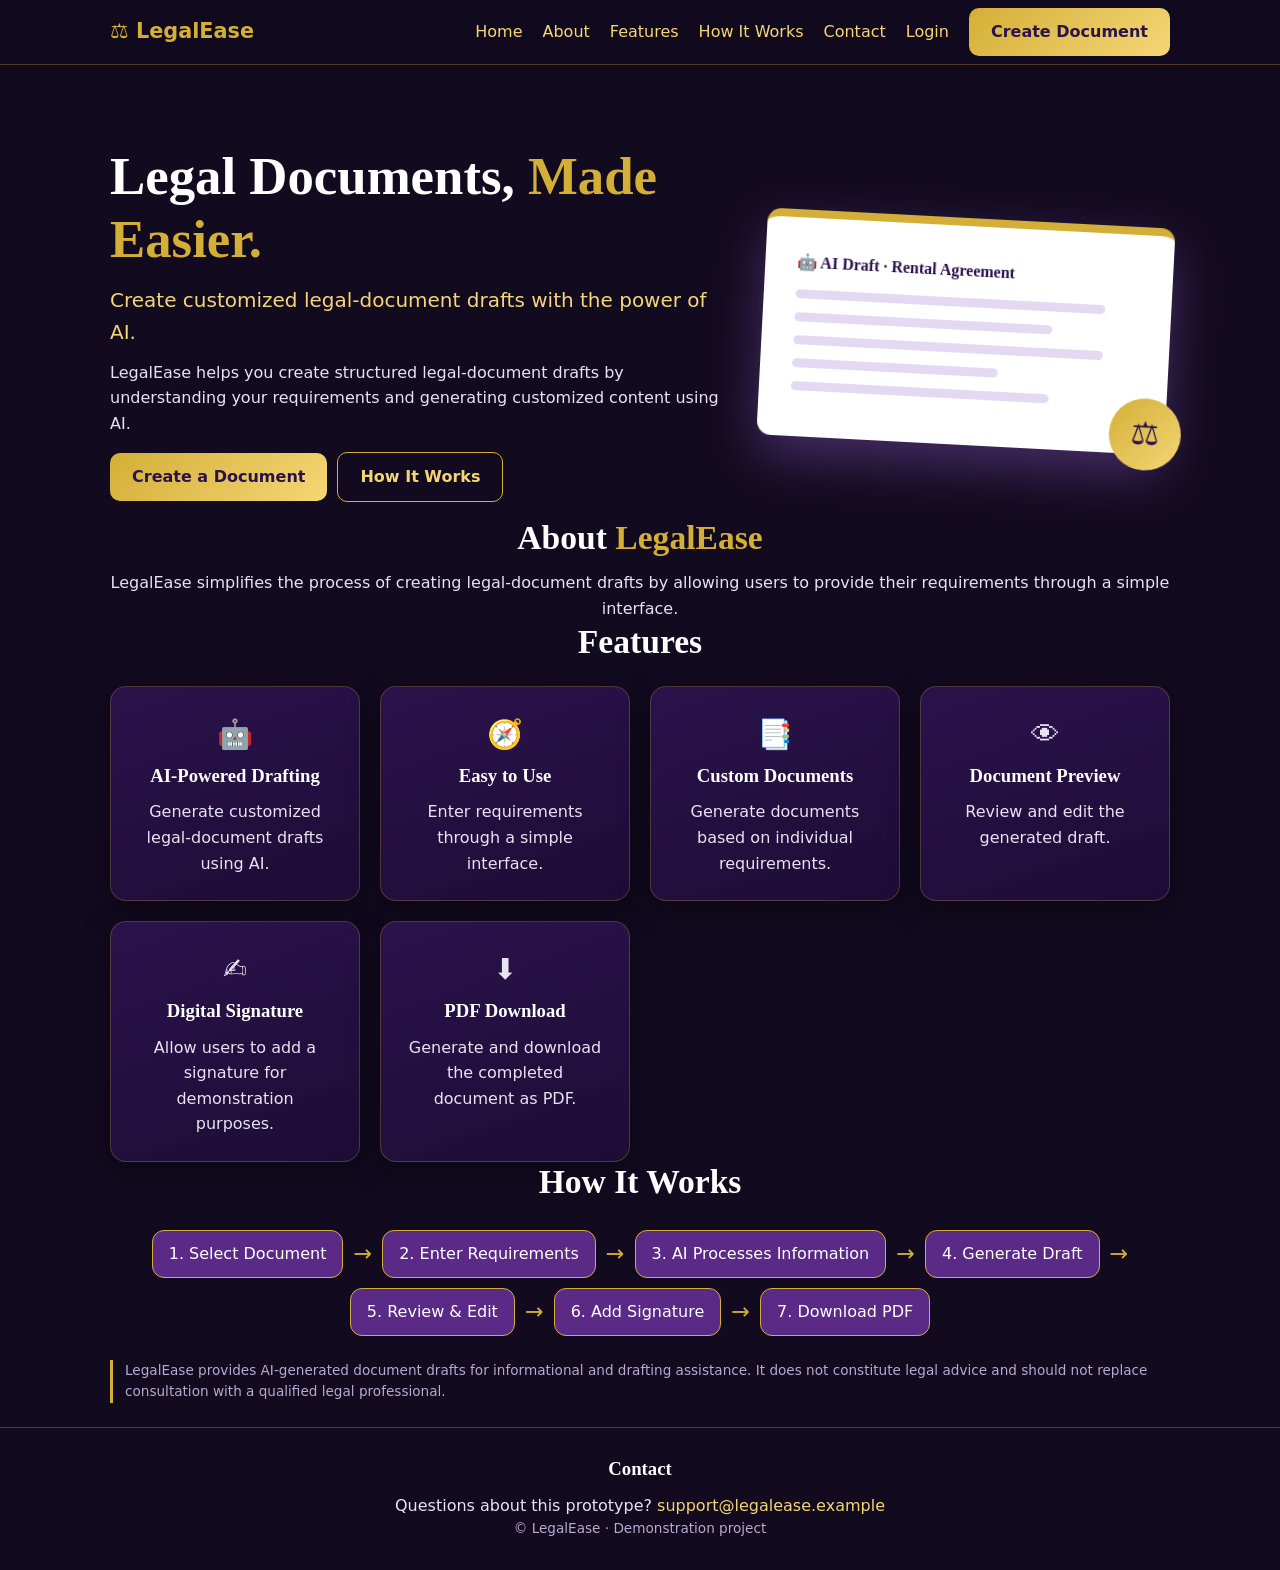
<file: index.html>
<!DOCTYPE html>
<html lang="en">
<head>
  <meta charset="UTF-8">
  <meta name="viewport" content="width=device-width, initial-scale=1.0">
  <title>LegalEase – Legal Documents, Made Easier</title>
  <link rel="stylesheet" href="style.css">
</head>
<body data-page="home">
  <header class="nav">
    <div class="wrap">
      <a class="logo" href="#home">⚖ LegalEase</a>
      <nav aria-label="Main">
        <a href="#home">Home</a><a href="#about">About</a><a href="#features">Features</a>
        <a href="#how">How It Works</a><a href="#contact">Contact</a>
        <a class="keep" href="pages/login.html">Login</a>
        <a class="btn keep" href="pages/create-document.html">Create Document</a>
      </nav>
    </div>
  </header>

  <main id="home">
    <section class="wrap hero">
      <div class="fade">
        <h1>Legal Documents, <span class="gold">Made Easier.</span></h1>
        <p class="lead">Create customized legal-document drafts with the power of AI.</p>
        <p>LegalEase helps you create structured legal-document drafts by understanding your requirements and generating customized content using AI.</p>
        <div class="bar">
          <a class="btn" href="pages/create-document.html">Create a Document</a>
          <a class="btn ghost" href="#how">How It Works</a>
        </div>
      </div>
      <div class="paper" aria-hidden="true">
        <b>🤖 AI Draft · Rental Agreement</b>
        <i class="w90"></i><i class="w75"></i><i class="w90"></i><i class="w60"></i><i class="w75"></i>
        <div class="seal">⚖</div>
      </div>
    </section>

    <section id="about" class="wrap center">
      <h2>About <span class="gold">LegalEase</span></h2>
      <p>LegalEase simplifies the process of creating legal-document drafts by allowing users to provide their requirements through a simple interface.</p>
    </section>

    <section id="features" class="wrap center">
      <h2>Features</h2>
      <div class="grid">
        <article class="card"><div class="icon">🤖</div><h3>AI-Powered Drafting</h3><p>Generate customized legal-document drafts using AI.</p></article>
        <article class="card"><div class="icon">🧭</div><h3>Easy to Use</h3><p>Enter requirements through a simple interface.</p></article>
        <article class="card"><div class="icon">📑</div><h3>Custom Documents</h3><p>Generate documents based on individual requirements.</p></article>
        <article class="card"><div class="icon">👁</div><h3>Document Preview</h3><p>Review and edit the generated draft.</p></article>
        <article class="card"><div class="icon">✍</div><h3>Digital Signature</h3><p>Allow users to add a signature for demonstration purposes.</p></article>
        <article class="card"><div class="icon">⬇</div><h3>PDF Download</h3><p>Generate and download the completed document as PDF.</p></article>
      </div>
    </section>

    <section id="how" class="wrap center">
      <h2>How It Works</h2>
      <div class="steps">
        <div class="step"><span>1. Select Document</span></div>
        <div class="step"><span>2. Enter Requirements</span></div>
        <div class="step"><span>3. AI Processes Information</span></div>
        <div class="step"><span>4. Generate Draft</span></div>
        <div class="step"><span>5. Review &amp; Edit</span></div>
        <div class="step"><span>6. Add Signature</span></div>
        <div class="step"><span>7. Download PDF</span></div>
      </div>
    </section>

    <section class="wrap"><p class="disclaimer" data-disclaimer></p></section>
  </main>

  <footer id="contact">
    <div class="wrap">
      <h3>Contact</h3>
      <p>Questions about this prototype? <a href="mailto:support@legalease.example">support@legalease.example</a></p>
      <p class="help">© LegalEase · Demonstration project</p>
    </div>
  </footer>
  <script src="script.js"></script>
</body>
</html>
</file>
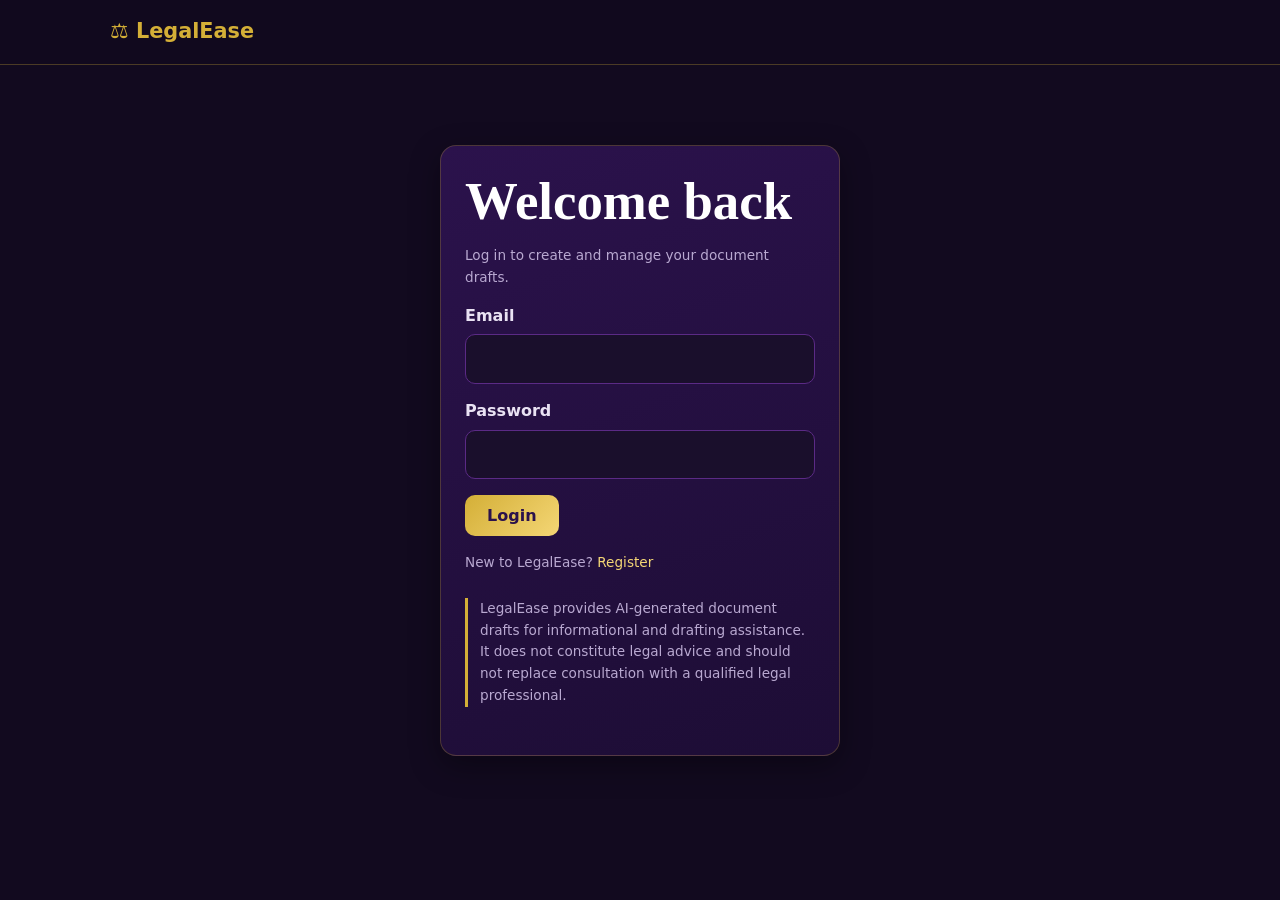
<file: create-document.html>
<!DOCTYPE html>
<html lang="en">
<head>
  <meta charset="UTF-8">
  <meta name="viewport" content="width=device-width, initial-scale=1.0">
  <title>Create Document – LegalEase</title>
  <link rel="stylesheet" href="../style.css">
</head>
<body data-page="create">
  <main class="wrap">
    <h1>Create a <span class="gold">Document</span></h1>
    <p class="help">Choose a document type, enter your requirements, and LegalEase will draft it for you.</p>
    <p id="page-msg" class="msg" role="alert" hidden></p>
    <div id="types" class="grid"></div>

    <form id="doc-form" class="card" novalidate hidden>
      <h2 id="form-title"></h2>
      <div id="fields"></div>
      <p id="form-msg" class="msg" role="alert" hidden></p>
      <div class="bar"><button class="btn" id="generate-btn" type="submit">Generate Draft</button></div>
    </form>

    <p class="disclaimer" data-disclaimer></p>
  </main>

  <div id="overlay" class="overlay" role="status" hidden>
    <div class="spinner"></div>
    <p>🤖 LegalEase is preparing your document…</p>
  </div>
  <script src="../script.js"></script>
</body>
</html>
</file>
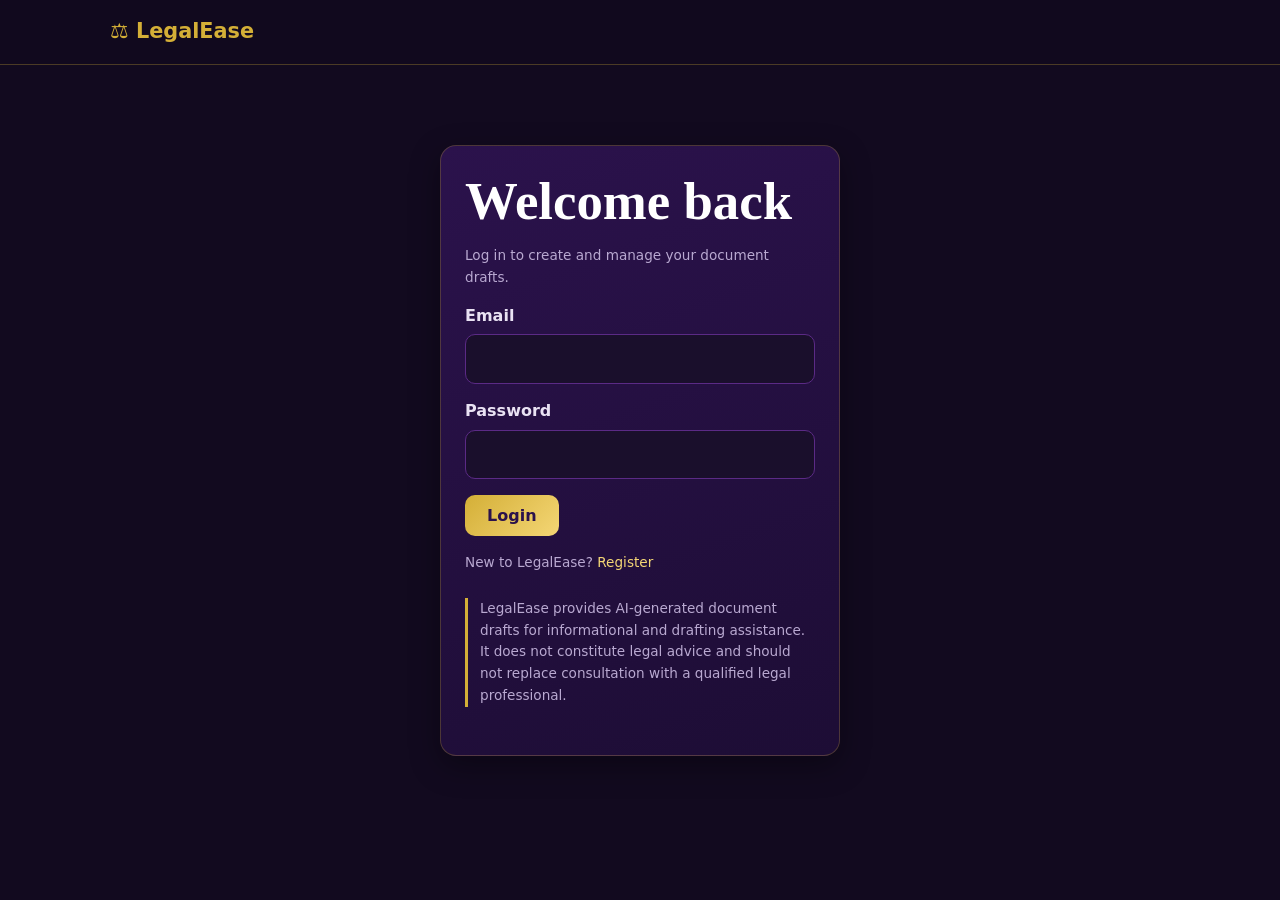
<file: dashboard.html>
<!DOCTYPE html>
<html lang="en">
<head>
  <meta charset="UTF-8">
  <meta name="viewport" content="width=device-width, initial-scale=1.0">
  <title>Dashboard – LegalEase</title>
  <link rel="stylesheet" href="../style.css">
</head>
<body data-page="dashboard">
  <main class="wrap">
    <h1>Welcome to <span class="gold">LegalEase</span></h1>
    <div class="bar">
      <a class="btn" href="create-document.html">+ Create New Document</a>
      <input id="search" type="search" placeholder="Search documents…" aria-label="Search documents">
    </div>
    <p id="page-msg" class="msg" role="alert" hidden></p>
    <h2>Recent Documents</h2>
    <div class="scroll">
      <table class="tbl">
        <thead><tr><th>Document Name</th><th>Type</th><th>Status</th><th>Date</th><th>Action</th></tr></thead>
        <tbody id="doc-rows"></tbody>
      </table>
    </div>
    <p id="empty" class="help" hidden>No documents found. Create your first one!</p>
    <p class="disclaimer" data-disclaimer></p>
  </main>
  <script src="../script.js"></script>
</body>
</html>
</file>
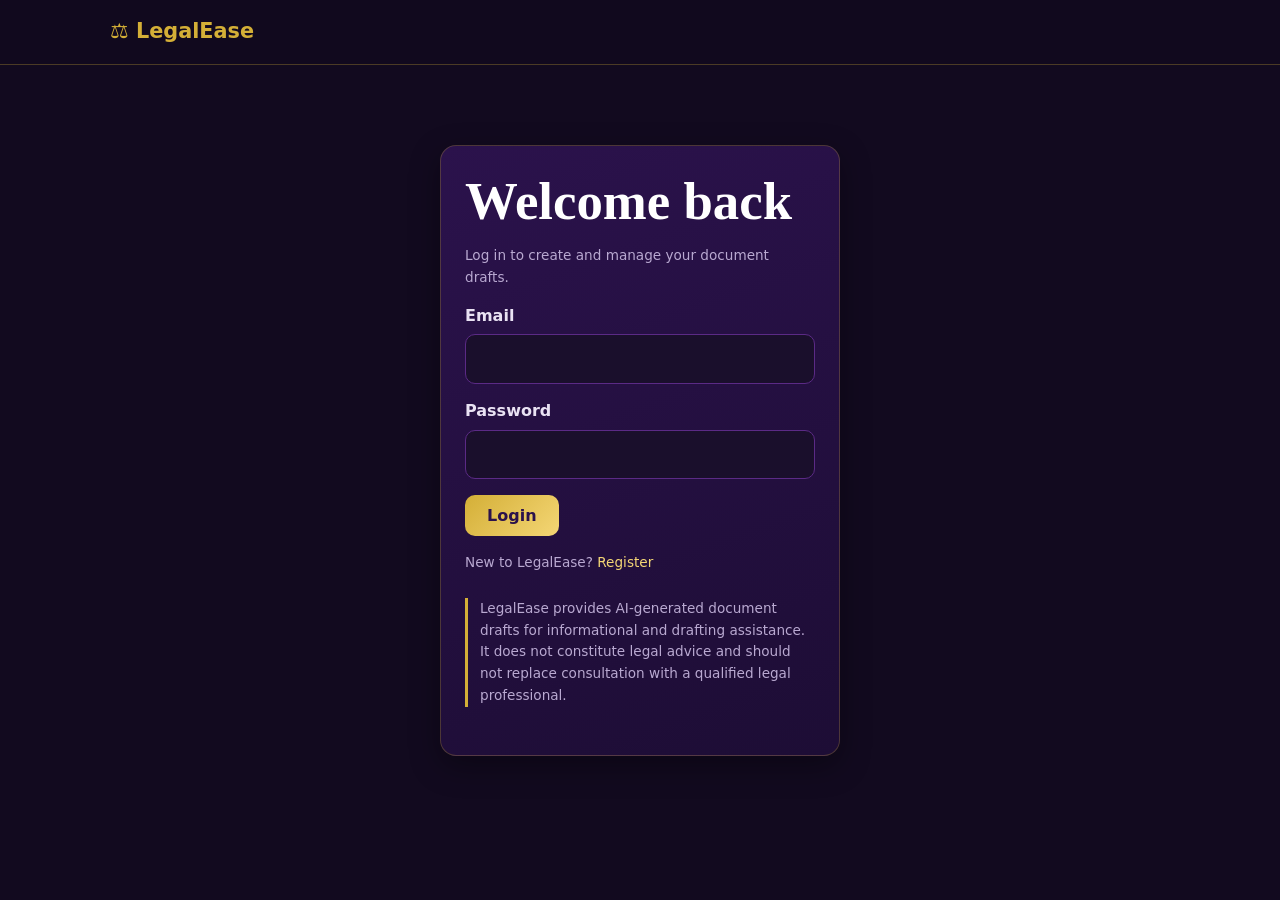
<file: document-preview.html>
<!DOCTYPE html>
<html lang="en">
<head>
  <meta charset="UTF-8">
  <meta name="viewport" content="width=device-width, initial-scale=1.0">
  <title>Document Preview – LegalEase</title>
  <link rel="stylesheet" href="../style.css">
</head>
<body data-page="preview">
  <main class="wrap">
    <h1 id="doc-title">Document</h1>
    <span id="doc-status" class="badge draft">draft</span>

    <div class="bar">
      <button class="btn ghost" id="edit-btn" type="button">✏ Edit</button>
      <button class="btn ghost" id="save-btn" type="button" disabled>💾 Save</button>
      <button class="btn ghost" id="regen-btn" type="button">↻ Regenerate</button>
      <button class="btn ghost" id="sign-btn" type="button">✍ Sign</button>
      <button class="btn" id="pdf-btn" type="button">⬇ Download PDF</button>
    </div>
    <p id="page-msg" class="msg" role="alert" hidden></p>

    <article class="sheet">
      <textarea id="doc-content" aria-label="Document content" readonly></textarea>
      <div id="sig-box" hidden>
        <img id="sig-img" alt="Your signature">
        <p id="sig-caption" class="help"></p>
      </div>
    </article>

    <p class="help">The signature feature is a demonstration only and is not guaranteed to be legally valid in every jurisdiction.</p>
    <p class="disclaimer" data-disclaimer></p>
  </main>

  <dialog id="sig-dialog" aria-labelledby="sig-heading">
    <h2 id="sig-heading">Draw your signature</h2>
    <p class="help">Demonstration e-signature. Use your mouse or finger.</p>
    <canvas id="sig-canvas" width="400" height="150"></canvas>
    <p id="sig-msg" class="msg" role="alert" hidden></p>
    <div class="bar">
      <button class="btn ghost" id="sig-clear" type="button">Clear</button>
      <button class="btn" id="sig-save" type="button">Save signature</button>
      <button class="btn ghost" id="sig-cancel" type="button">Cancel</button>
    </div>
  </dialog>

  <div id="overlay" class="overlay" role="status" hidden>
    <div class="spinner"></div>
    <p id="overlay-text">Working…</p>
  </div>
  <script src="../script.js"></script>
</body>
</html>
</file>
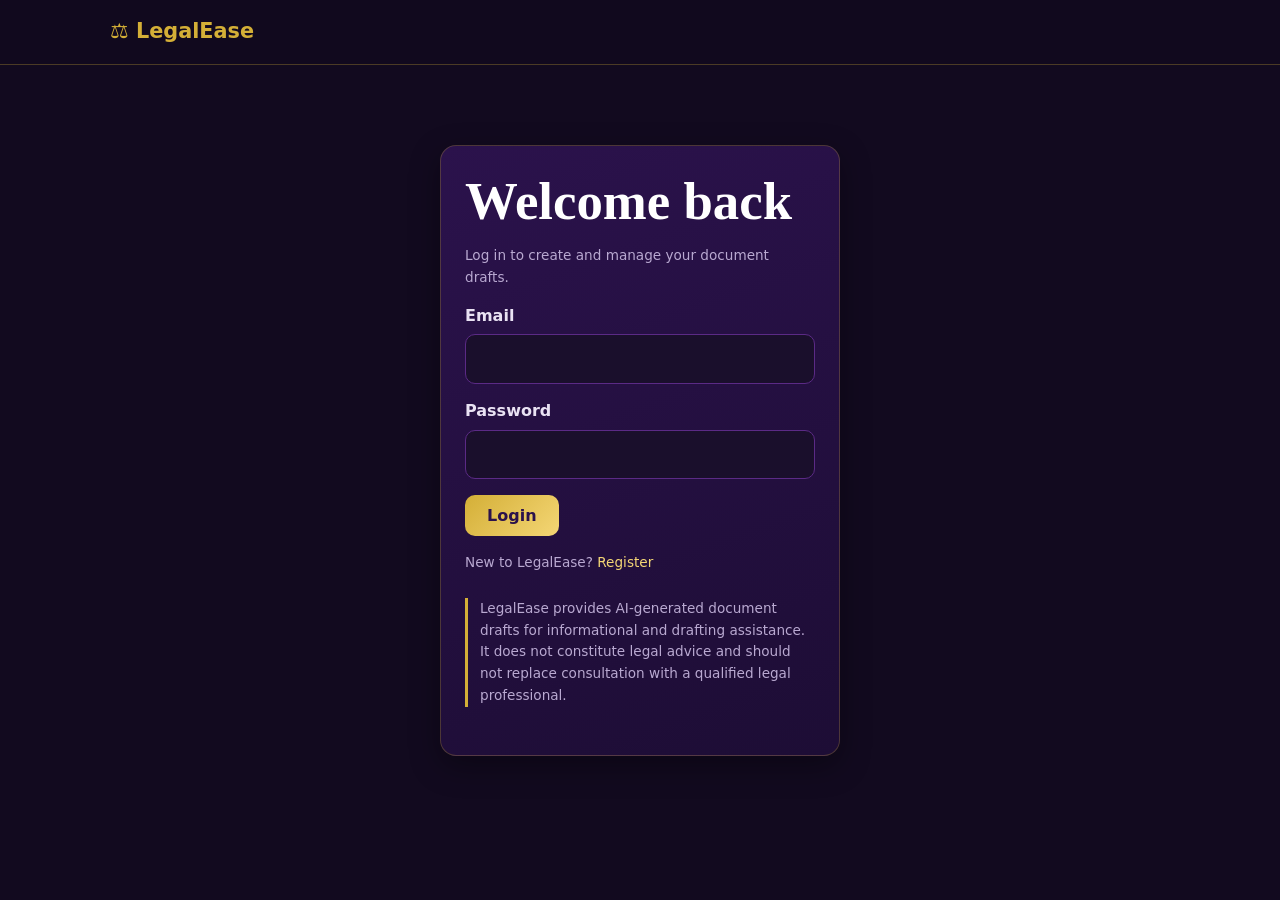
<file: login.html>
<!DOCTYPE html>
<html lang="en">
<head>
  <meta charset="UTF-8">
  <meta name="viewport" content="width=device-width, initial-scale=1.0">
  <title>Login – LegalEase</title>
  <link rel="stylesheet" href="../style.css">
</head>
<body data-page="login">
  <main class="wrap auth">
    <div class="card fade">
      <h1 id="auth-title">Welcome back</h1>
      <p class="help">Log in to create and manage your document drafts.</p>
      <form id="auth-form" novalidate>
        <div id="name-row" hidden>
          <label for="full_name">Full name</label>
          <input id="full_name" autocomplete="name">
        </div>
        <label for="email">Email</label>
        <input id="email" type="email" autocomplete="email" required>
        <label for="password">Password</label>
        <input id="password" type="password" autocomplete="current-password" minlength="8" required>
        <p id="form-msg" class="msg" role="alert" hidden></p>
        <div class="bar"><button class="btn" id="auth-submit" type="submit">Login</button></div>
      </form>
      <p class="help"><span id="switch-text">New to LegalEase?</span> <a href="#" id="switch-link">Register</a></p>
      <p class="disclaimer" data-disclaimer></p>
    </div>
  </main>
  <script src="../script.js"></script>
</body>
</html>
</file>
<file: style.css>
/* LegalEase – Violet + Gold theme */
:root{--deep:#2B124C;--royal:#5B2A86;--light:#8E5CC7;--gold:#D4AF37;--gold-l:#F4D675;--dark:#120A1F}
*{box-sizing:border-box;margin:0}
html{scroll-behavior:smooth;scroll-padding-top:72px}
body{font-family:"Segoe UI",system-ui,sans-serif;background:var(--dark);color:#e9e2f3;line-height:1.6}
[hidden]{display:none!important}
a{color:var(--gold-l);text-decoration:none}
h1,h2,h3{font-family:Georgia,serif;color:#fff;line-height:1.2;margin-bottom:12px}
h1{font-size:clamp(2rem,5vw,3.3rem)}h2{font-size:clamp(1.5rem,3vw,2.1rem)}
.gold{color:var(--gold)}.lead{font-size:1.25rem;color:var(--gold-l);margin-bottom:12px}
.wrap{max-width:1100px;margin:0 auto;padding:0 20px}
main.wrap{padding-top:40px;padding-bottom:40px}
section{padding:70px 0}.center{text-align:center}

.nav{position:sticky;top:0;z-index:10;background:rgba(18,10,31,.93);backdrop-filter:blur(8px);border-bottom:1px solid rgba(212,175,55,.3)}
.nav .wrap{display:flex;align-items:center;justify-content:space-between;height:64px;gap:16px}
.nav nav{display:flex;align-items:center;gap:20px}
.logo{font-size:1.3rem;font-weight:700;color:var(--gold)}

.btn{display:inline-block;border:0;border-radius:10px;padding:11px 22px;font-family:inherit;font-size:1rem;font-weight:600;cursor:pointer;background:linear-gradient(135deg,var(--gold),var(--gold-l));color:var(--deep);transition:transform .2s,box-shadow .2s}
.btn:hover{transform:translateY(-2px);box-shadow:0 8px 20px rgba(212,175,55,.35)}
.btn.ghost{background:transparent;border:1px solid var(--gold);color:var(--gold-l)}
.btn.small{padding:5px 12px;font-size:.85rem}
.btn:disabled{opacity:.45;cursor:not-allowed;transform:none;box-shadow:none}
.bar{display:flex;flex-wrap:wrap;gap:10px;align-items:center;margin:16px 0}

.card{background:linear-gradient(160deg,var(--deep),#1d0d35);border:1px solid rgba(212,175,55,.25);border-radius:16px;padding:24px;box-shadow:0 10px 30px rgba(0,0,0,.35);transition:transform .25s,border-color .25s}
.grid{display:grid;gap:20px;grid-template-columns:repeat(auto-fit,minmax(240px,1fr));margin-top:24px}
.grid .card:hover{transform:translateY(-4px);border-color:var(--gold)}
.icon{font-size:1.8rem;margin-bottom:8px}

.hero{display:grid;grid-template-columns:1.2fr .8fr;gap:40px;align-items:center;padding-top:80px}
.hero p{margin-bottom:12px}
.paper{position:relative;background:#fff;border-radius:14px;padding:32px;transform:rotate(3deg);border-top:8px solid var(--gold);box-shadow:0 20px 50px rgba(142,92,199,.4);animation:float 5s ease-in-out infinite}
.paper b{color:var(--deep);font-family:Georgia,serif}
.paper i{display:block;height:9px;border-radius:5px;background:#e4d9f2;margin:14px 0}
.w90{width:90%}.w75{width:75%}.w60{width:60%}
.seal{position:absolute;right:-16px;bottom:-16px;width:72px;height:72px;border-radius:50%;display:grid;place-items:center;font-size:2rem;color:var(--deep);background:linear-gradient(135deg,var(--gold),var(--gold-l))}
@keyframes float{50%{transform:rotate(3deg) translateY(-10px)}}

.steps{display:flex;flex-wrap:wrap;justify-content:center;gap:10px;margin-top:28px}
.step{display:flex;align-items:center;gap:10px}
.step span{background:var(--royal);border:1px solid var(--gold);border-radius:12px;padding:10px 16px;color:#fff}
.step:not(:last-child)::after{content:"→";color:var(--gold);font-size:1.4rem}
.disclaimer{font-size:.85rem;color:#b9a9d1;border-left:3px solid var(--gold);padding-left:12px;margin:24px 0}

label{display:block;margin:14px 0 6px;font-weight:600}
input,textarea{width:100%;padding:11px 12px;border-radius:10px;border:1px solid var(--royal);background:#1a0f2c;color:#fff;font:inherit}
input:focus,textarea:focus{outline:2px solid var(--gold)}
.help{font-size:.85rem;color:#b9a9d1}.err{font-size:.85rem;color:#ff9aa8;min-height:1em}
.msg{padding:10px 14px;border-radius:10px;margin:12px 0}
.msg.error{background:rgba(255,90,110,.15);border:1px solid #ff7a8c;color:#ffc2cb}
.msg.ok{background:rgba(212,175,55,.15);border:1px solid var(--gold);color:var(--gold-l)}
.auth{max-width:440px;margin:40px auto}

.type-card{cursor:pointer;color:#fff;font:600 1rem inherit;text-align:left}
.type-card.active{border-color:var(--gold);box-shadow:0 0 0 2px var(--gold)}
#doc-form{margin-top:28px}

.scroll{overflow-x:auto}
.tbl{width:100%;border-collapse:collapse;margin-top:12px}
.tbl th,.tbl td{text-align:left;padding:12px;border-bottom:1px solid rgba(142,92,199,.35);white-space:nowrap}
.tbl th{color:var(--gold)}
.badge{padding:3px 12px;border-radius:20px;font-size:.8rem;text-transform:capitalize;border:1px solid var(--gold)}
.badge.completed{background:var(--gold);color:var(--deep)}.badge.draft{color:var(--gold-l)}
#search{max-width:320px}

.sheet{background:#fff;color:#1b1030;border-radius:8px;padding:clamp(16px,4vw,44px);box-shadow:0 12px 40px rgba(0,0,0,.5)}
.sheet textarea{background:#fff;color:#1b1030;border:0;min-height:60vh;font-family:Georgia,serif;font-size:1rem;line-height:1.7;resize:vertical}
.sheet textarea:not([readonly]){outline:2px dashed var(--light)}
.sheet .help{color:#5b4a75}.sheet img{max-width:220px;display:block}
dialog{border:1px solid var(--gold);border-radius:16px;background:var(--deep);color:#fff;padding:24px;max-width:94vw;margin:auto}
dialog::backdrop{background:rgba(0,0,0,.75)}
canvas{background:#fff;border-radius:10px;touch-action:none;width:100%;max-width:400px;height:auto;cursor:crosshair;margin-top:12px}

.overlay{position:fixed;inset:0;z-index:50;background:rgba(18,10,31,.9);display:flex;flex-direction:column;gap:16px;align-items:center;justify-content:center;color:#fff;font-size:1.2rem;text-align:center;padding:20px}
.spinner{width:46px;height:46px;border:4px solid rgba(255,255,255,.2);border-top-color:var(--gold);border-radius:50%;animation:spin 1s linear infinite}
@keyframes spin{to{transform:rotate(360deg)}}
.fade{animation:up .7s both}@keyframes up{from{opacity:0;transform:translateY(20px)}}
footer{padding:30px 0;text-align:center;border-top:1px solid rgba(212,175,55,.3)}

@media(max-width:900px){
 .hero{grid-template-columns:1fr;padding-top:40px}.paper{max-width:340px;margin:0 auto}
 body[data-page=home] .nav nav a:not(.keep){display:none}
 .steps{flex-direction:column;align-items:center}
 .step{flex-direction:column;gap:4px}.step:not(:last-child)::after{content:"↓"}
}
@media(prefers-reduced-motion:reduce){*{animation:none!important;transition:none!important}}
</file>
